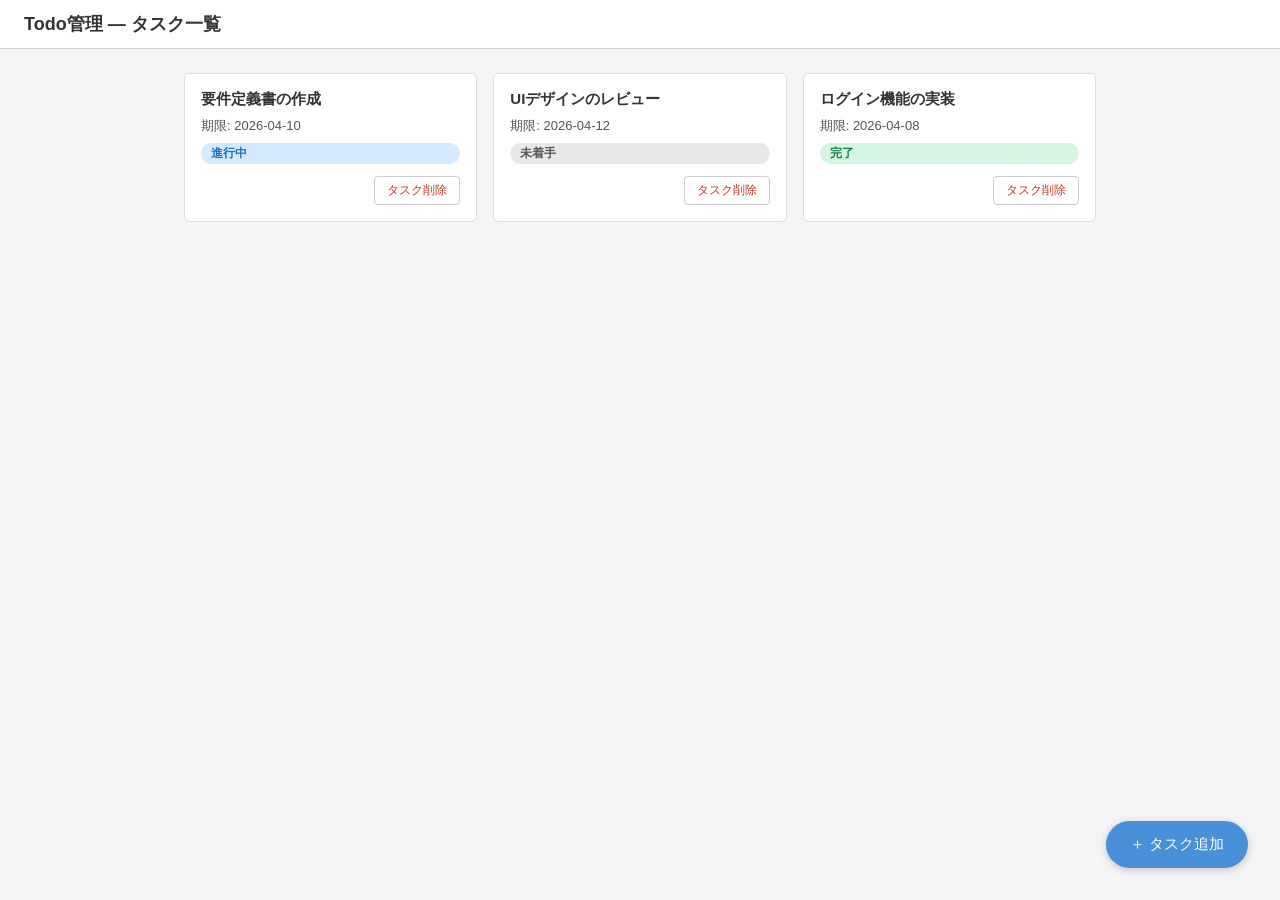
<file: designs/wireframes/01_タスク一覧.html>
<!DOCTYPE html>
<html lang="ja">
<head>
  <meta charset="UTF-8">
  <meta name="viewport" content="width=device-width, initial-scale=1.0">
  <title>タスク一覧</title>
  <style>
    /* リセット・ベース */
    * { box-sizing: border-box; margin: 0; padding: 0; }
    body {
      font-family: sans-serif;
      background: #f5f5f5;
      color: #333;
    }

    /* ヘッダー */
    header {
      background: #fff;
      border-bottom: 1px solid #ccc;
      padding: 12px 24px;
    }
    header h1 {
      font-size: 18px;
      font-weight: bold;
    }

    /* メインコンテンツ */
    main {
      padding: 24px;
      max-width: 960px;
      margin: 0 auto;
    }

    /* カード一覧 */
    .card-grid {
      display: grid;
      grid-template-columns: repeat(auto-fill, minmax(240px, 1fr));
      gap: 16px;
    }

    /* カード */
    .card {
      background: #fff;
      border: 1px solid #ddd;
      border-radius: 6px;
      padding: 16px;
      display: flex;
      flex-direction: column;
      gap: 8px;
    }

    /* タスク名 */
    .card .task-name {
      font-size: 15px;
      font-weight: bold;
    }

    /* 期限 */
    .card .deadline {
      font-size: 13px;
      color: #555;
    }

    /* ステータスバッジ */
    .status {
      display: inline-block;
      font-size: 12px;
      padding: 2px 10px;
      border-radius: 12px;
      font-weight: bold;
    }
    .status.todo  { background: #e8e8e8; color: #555; }
    .status.doing { background: #d6eaff; color: #1a6fc4; }
    .status.done  { background: #d4f5e2; color: #1a7a42; }

    /* タスク削除ボタン */
    .btn-delete {
      align-self: flex-end;
      margin-top: 4px;
      background: #fff;
      border: 1px solid #ccc;
      border-radius: 4px;
      padding: 5px 12px;
      font-size: 12px;
      color: #c0392b;
      cursor: pointer;
    }
    .btn-delete:hover {
      background: #fdf0ef;
      border-color: #c0392b;
    }

    /* 0件メッセージ */
    .empty-message {
      color: #999;
      text-align: center;
      margin-top: 80px;
      font-size: 15px;
    }

    /* タスク追加ボタン（右下固定） */
    .fab {
      position: fixed;
      right: 32px;
      bottom: 32px;
      background: #4a90d9;
      color: #fff;
      border: none;
      border-radius: 28px;
      padding: 14px 24px;
      font-size: 15px;
      cursor: pointer;
      box-shadow: 0 2px 8px rgba(0,0,0,0.2);
    }
    .fab:hover {
      background: #357abf;
    }
  </style>
</head>
<body>

  <header>
    <h1>Todo管理 — タスク一覧</h1>
  </header>

  <main>

    <!-- タスクが存在する場合 -->
    <div class="card-grid">

      <div class="card">
        <div class="task-name">要件定義書の作成</div>
        <div class="deadline">期限: 2026-04-10</div>
        <span class="status doing">進行中</span>
        <button class="btn-delete">タスク削除</button>
      </div>

      <div class="card">
        <div class="task-name">UIデザインのレビュー</div>
        <div class="deadline">期限: 2026-04-12</div>
        <span class="status todo">未着手</span>
        <button class="btn-delete">タスク削除</button>
      </div>

      <div class="card">
        <div class="task-name">ログイン機能の実装</div>
        <div class="deadline">期限: 2026-04-08</div>
        <span class="status done">完了</span>
        <button class="btn-delete">タスク削除</button>
      </div>

    </div>

    <!-- タスクが0件の場合 -->
    <!--
    <div class="empty-message">タスクが登録されていません</div>
    -->

  </main>

  <!-- タスク追加ボタン -->
  <button class="fab">＋ タスク追加</button>

</body>
</html>
</file>
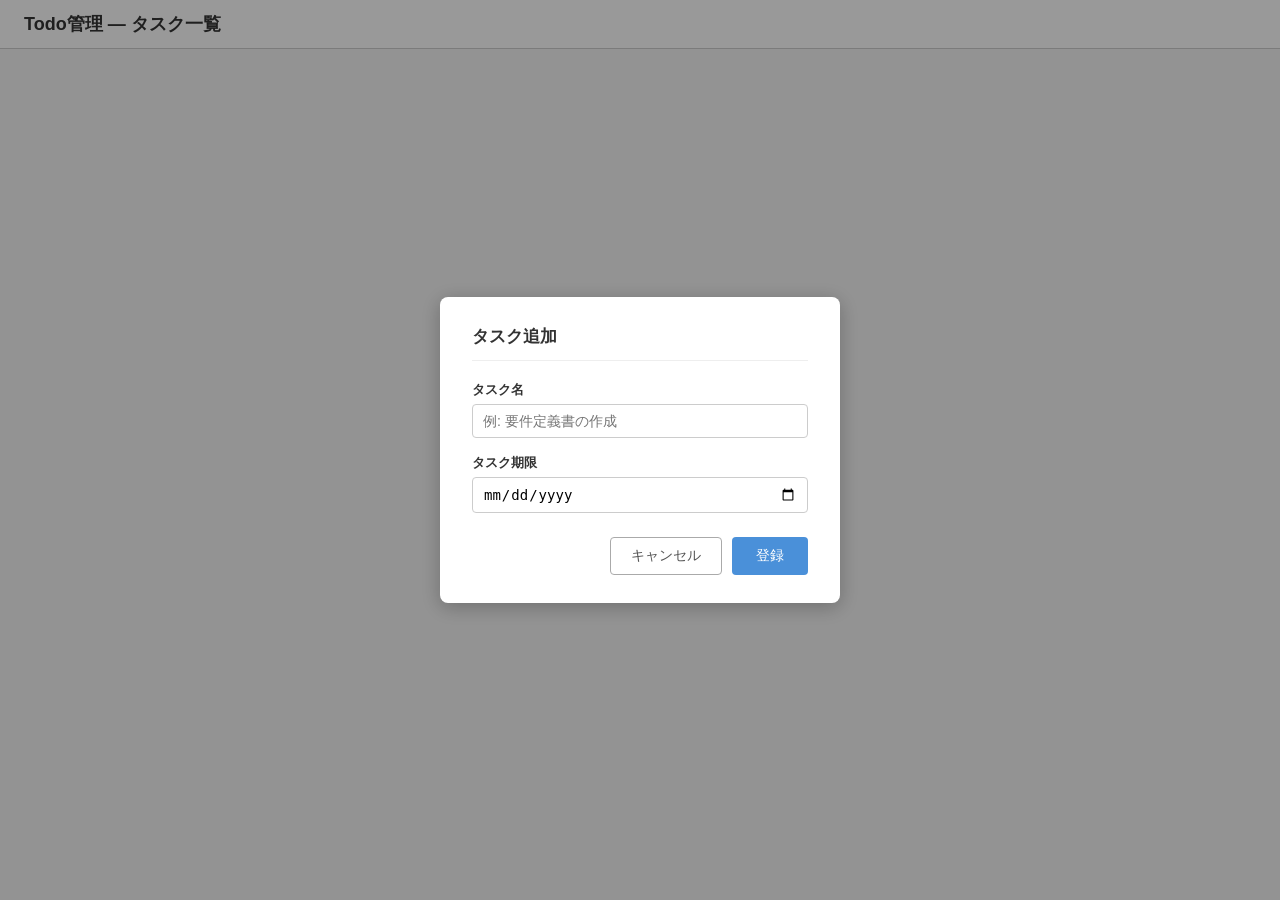
<file: designs/wireframes/02_タスク追加ダイアログ.html>
<!DOCTYPE html>
<html lang="ja">
<head>
  <meta charset="UTF-8">
  <meta name="viewport" content="width=device-width, initial-scale=1.0">
  <title>タスク追加ダイアログ</title>
  <style>
    /* リセット・ベース */
    * { box-sizing: border-box; margin: 0; padding: 0; }
    body {
      font-family: sans-serif;
      background: #f5f5f5;
      color: #333;
    }

    /* ヘッダー（背景画面のイメージ） */
    header {
      background: #fff;
      border-bottom: 1px solid #ccc;
      padding: 12px 24px;
    }
    header h1 {
      font-size: 18px;
      font-weight: bold;
    }

    /* オーバーレイ */
    .overlay {
      position: fixed;
      inset: 0;
      background: rgba(0, 0, 0, 0.4);
      display: flex;
      align-items: center;
      justify-content: center;
    }

    /* ダイアログ本体 */
    .dialog {
      background: #fff;
      border-radius: 8px;
      padding: 28px 32px;
      width: 400px;
      box-shadow: 0 4px 20px rgba(0,0,0,0.25);
    }

    /* ダイアログタイトル */
    .dialog h2 {
      font-size: 17px;
      font-weight: bold;
      margin-bottom: 20px;
      border-bottom: 1px solid #eee;
      padding-bottom: 12px;
    }

    /* フォームグループ */
    .form-group {
      margin-bottom: 16px;
    }
    .form-group label {
      display: block;
      font-size: 13px;
      font-weight: bold;
      margin-bottom: 5px;
    }
    .form-group input {
      width: 100%;
      border: 1px solid #ccc;
      border-radius: 4px;
      padding: 8px 10px;
      font-size: 14px;
    }
    .form-group input:focus {
      outline: none;
      border-color: #4a90d9;
    }

    /* ボタン列 */
    .button-row {
      display: flex;
      justify-content: flex-end;
      gap: 10px;
      margin-top: 24px;
    }
    .btn-cancel {
      background: #fff;
      border: 1px solid #aaa;
      border-radius: 4px;
      padding: 9px 20px;
      font-size: 14px;
      cursor: pointer;
      color: #555;
    }
    .btn-cancel:hover {
      background: #f0f0f0;
    }
    .btn-submit {
      background: #4a90d9;
      border: none;
      border-radius: 4px;
      padding: 9px 24px;
      font-size: 14px;
      cursor: pointer;
      color: #fff;
    }
    .btn-submit:hover {
      background: #357abf;
    }
  </style>
</head>
<body>

  <header>
    <h1>Todo管理 — タスク一覧</h1>
  </header>

  <!-- オーバーレイ + ダイアログ -->
  <div class="overlay">
    <div class="dialog">
      <h2>タスク追加</h2>

      <form>

        <!-- タスク名 -->
        <div class="form-group">
          <label>タスク名</label>
          <input type="text" placeholder="例: 要件定義書の作成">
        </div>

        <!-- 期限 -->
        <div class="form-group">
          <label>タスク期限</label>
          <input type="date">
        </div>

        <!-- ボタン -->
        <div class="button-row">
          <button type="button" class="btn-cancel">キャンセル</button>
          <button type="submit" class="btn-submit">登録</button>
        </div>

      </form>
    </div>
  </div>

</body>
</html>
</file>
